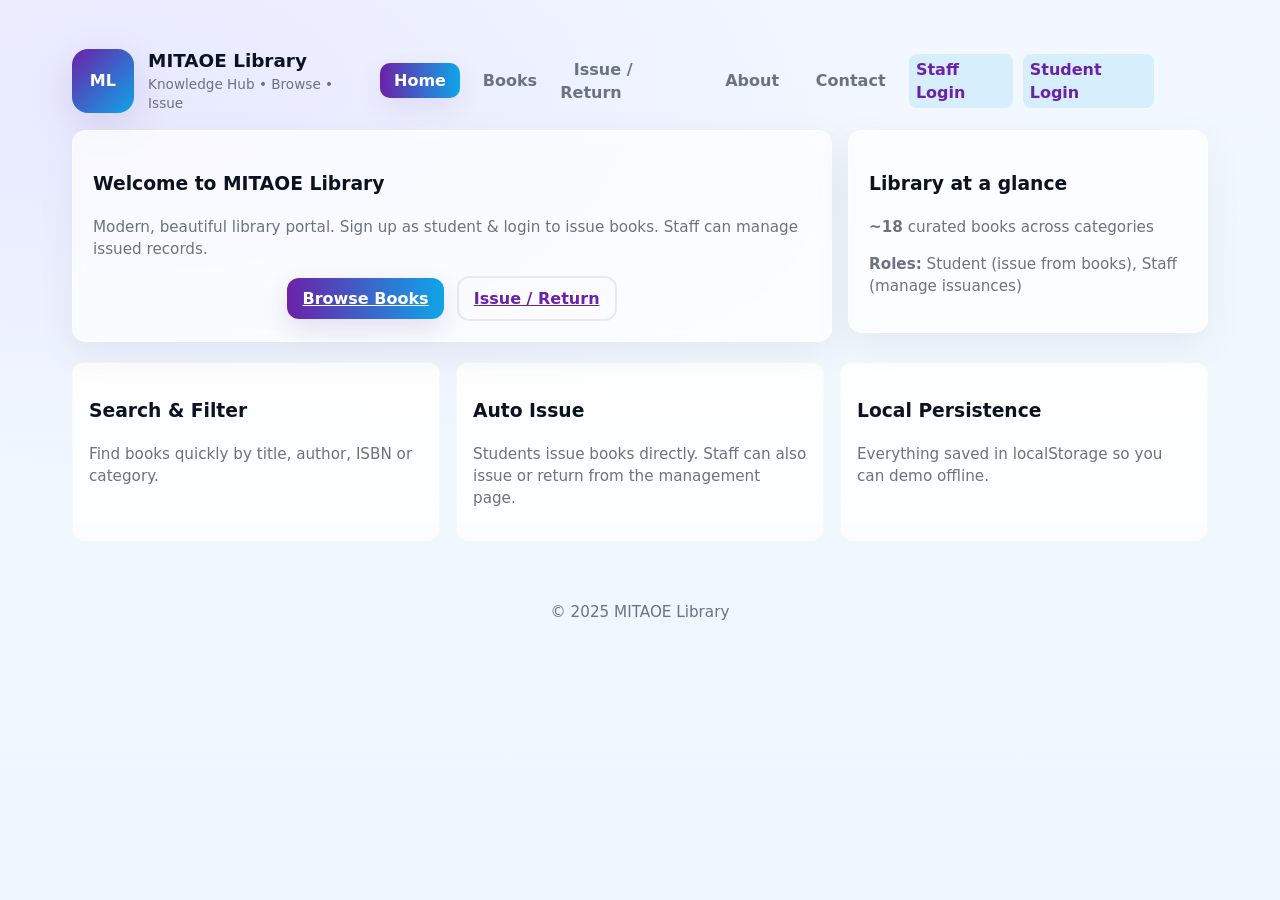
<file: index.html>
<!DOCTYPE html>
<html lang="en">
<head>
  <meta charset="utf-8" />
  <meta name="viewport" content="width=device-width,initial-scale=1" />
  <title>MITAOE Library — Home</title>
  <link rel="stylesheet" href="styles.css">
  <script defer src="scripts.js"></script>
</head>
<body>
  <div class="container">
    <header class="header" role="banner">
      <div class="brand">
        <div class="logo">ML</div>
        <div>
          <div class="site-title">MITAOE Library</div>
          <div class="site-sub">Knowledge Hub • Browse • Issue</div>
        </div>
      </div>

      <nav role="navigation">
        <ul>
          <li><a href="index.html" class="primary">Home</a></li>
          <li><a href="books.html">Books</a></li>
          <li><a href="issue.html">Issue / Return</a></li>
          <li><a href="about.html">About</a></li>
          <li><a href="contact.html">Contact</a></li>
          <li><a href="login.html" class="badge">Staff Login</a></li>
          <li><a href="student-login.html" class="badge">Student Login</a></li>
          <li id="student-info" style="margin-left:8px;color:var(--muted)"></li>
          <li id="staff-info" style="margin-left:8px;color:var(--muted)"></li>
          <li><button id="student-logout-btn" class="btn ghost" style="display:none">Student Logout</button></li>
          <li><button id="logout-btn" class="btn ghost" style="display:none">Staff Logout</button></li>
        </ul>
      </nav>
    </header>

    <main>
      <section class="hero">
        <article class="hero-card">
          <h1>Welcome to MITAOE Library</h1>
          <p class="kv">Modern, beautiful library portal. Sign up as student & login to issue books. Staff can manage issued records.</p>
          <div style="margin-top:1rem" class="center">
            <a class="btn" href="books.html">Browse Books</a>
            <a class="btn ghost" href="issue.html" style="margin-left:.8rem">Issue / Return</a>
          </div>
        </article>

        <aside class="hero-card">
          <h3>Library at a glance</h3>
          <p class="kv"><strong>~18</strong> curated books across categories</p>
          <p class="kv"><strong>Roles:</strong> Student (issue from books), Staff (manage issuances)</p>
        </aside>
      </section>

      <section class="features">
        <div class="feature">
          <h3>Search & Filter</h3>
          <p class="kv">Find books quickly by title, author, ISBN or category.</p>
        </div>
        <div class="feature">
          <h3>Auto Issue</h3>
          <p class="kv">Students issue books directly. Staff can also issue or return from the management page.</p>
        </div>
        <div class="feature">
          <h3>Local Persistence</h3>
          <p class="kv">Everything saved in localStorage so you can demo offline.</p>
        </div>
      </section>
    </main>

    <footer class="footer">© 2025 MITAOE Library</footer>
  </div>
</body>
</html>
</file>
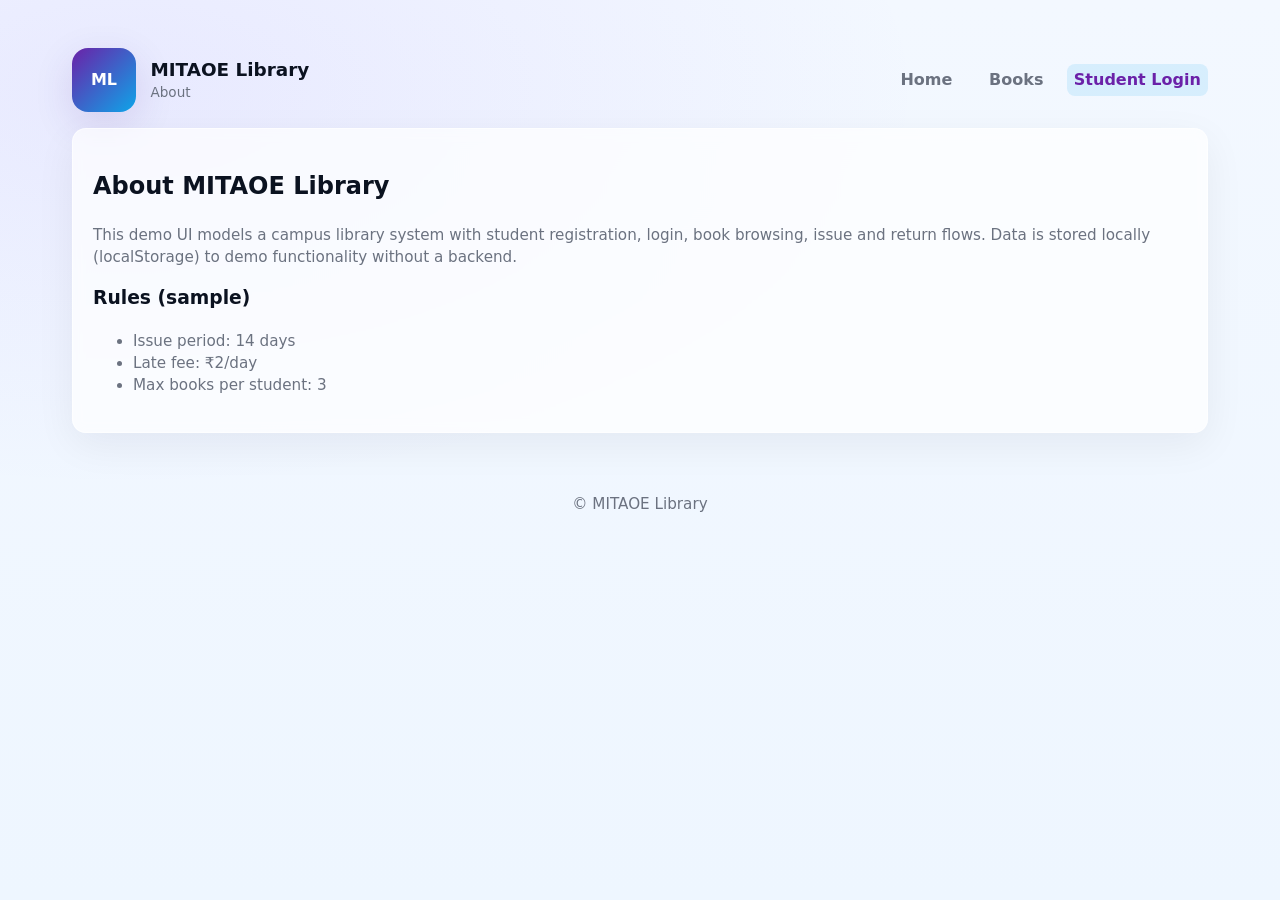
<file: about.html>
<!DOCTYPE html>
<html lang="en">
<head>
  <meta charset="utf-8"/>
  <meta name="viewport" content="width=device-width,initial-scale=1"/>
  <title>MITAOE Library — About</title>
  <link rel="stylesheet" href="styles.css">
  <script defer src="scripts.js"></script>
</head>
<body>
  <div class="container">
    <header class="header">
      <div class="brand"><div class="logo">ML</div><div><div class="site-title">MITAOE Library</div><div class="site-sub">About</div></div></div>
      <nav><ul><li><a href="index.html">Home</a></li><li><a href="books.html">Books</a></li><li><a href="student-login.html" class="badge">Student Login</a></li></ul></nav>
    </header>

    <main>
      <section class="hero-card">
        <h2>About MITAOE Library</h2>
        <p class="kv">This demo UI models a campus library system with student registration, login, book browsing, issue and return flows. Data is stored locally (localStorage) to demo functionality without a backend.</p>
        <h3 style="margin-top:1rem">Rules (sample)</h3>
        <ul>
          <li class="kv">Issue period: 14 days</li>
          <li class="kv">Late fee: ₹2/day</li>
          <li class="kv">Max books per student: 3</li>
        </ul>
      </section>
    </main>

    <footer class="footer">© MITAOE Library</footer>
  </div>
</body>
</html>
</file>
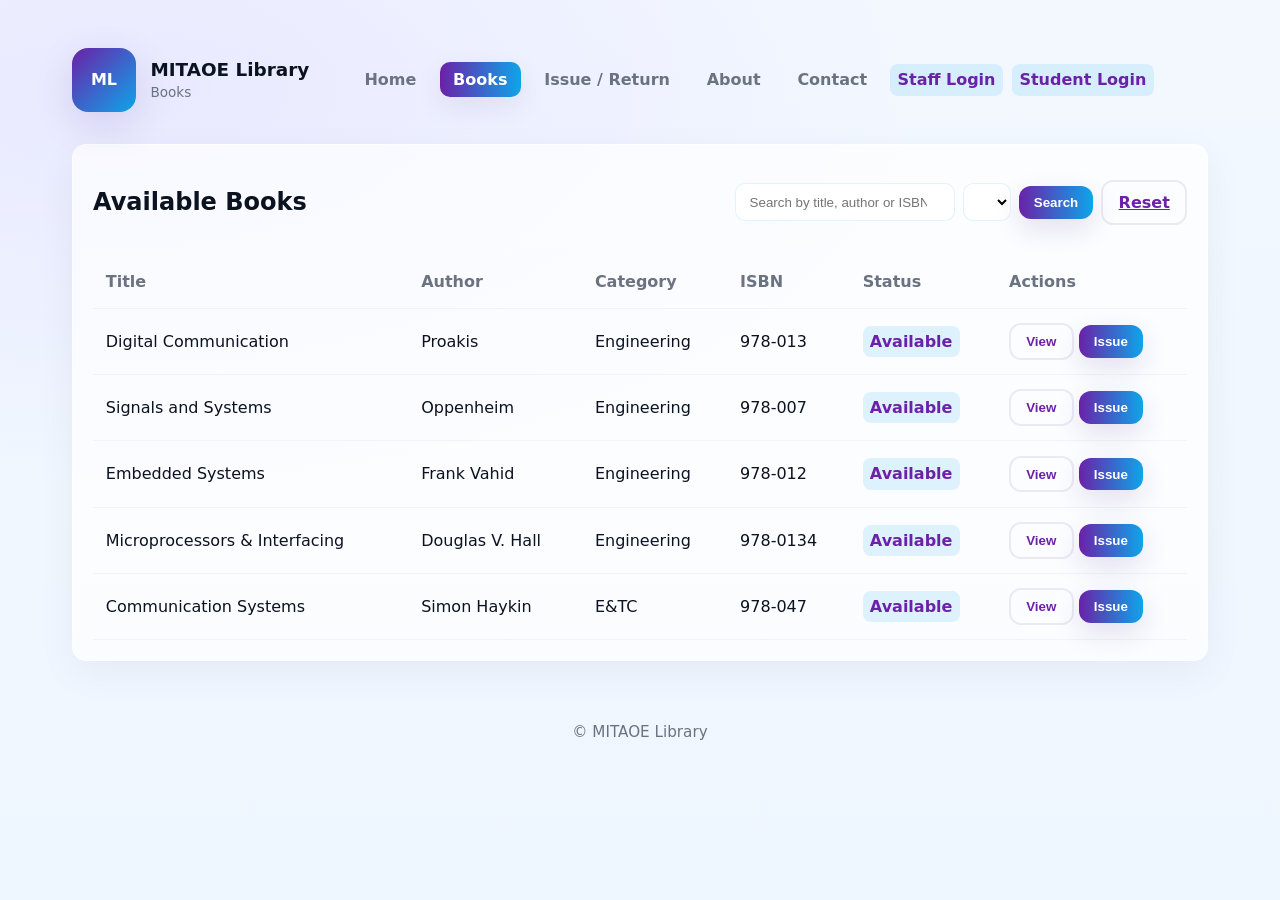
<file: books.html>
<!DOCTYPE html>
<html lang="en">
<head>
  <meta charset="utf-8"/>
  <meta name="viewport" content="width=device-width,initial-scale=1"/>
  <title>MITAOE Library — Books</title>
  <link rel="stylesheet" href="styles.css">
  <script defer src="scripts.js"></script>
</head>
<body>
  <div class="container">
    <header class="header">
      <div class="brand"><div class="logo">ML</div><div><div class="site-title">MITAOE Library</div><div class="site-sub">Books</div></div></div>
      <nav>
        <ul>
          <li><a href="index.html">Home</a></li>
          <li><a href="books.html" class="primary">Books</a></li>
          <li><a href="issue.html">Issue / Return</a></li>
          <li><a href="about.html">About</a></li>
          <li><a href="contact.html">Contact</a></li>
          <li class="nav-staff"><a href="login.html" class="badge">Staff Login</a></li>
          <li class="nav-student"><a href="student-login.html" class="badge">Student Login</a></li>
          <li id="student-info" style="margin-left:8px;color:var(--muted)"></li>
          <li id="staff-info" style="margin-left:8px;color:var(--muted)"></li>
          <li><button id="student-logout-btn" class="btn ghost" style="display:none">Student Logout</button></li>
          <li><button id="logout-btn" class="btn ghost" style="display:none">Staff Logout</button></li>
        </ul>
      </nav>
    </header>

    <main>
      <section class="table-card">
        <div style="display:flex;justify-content:space-between;align-items:center;gap:1rem;flex-wrap:wrap">
          <h2>Available Books</h2>
          <form id="search-form" style="display:flex;gap:.5rem;align-items:center">
            <input id="search-input" class="input" type="search" placeholder="Search by title, author or ISBN">
            <select id="category-select" class="select"></select>
            <button class="btn" type="submit">Search</button>
            <a class="btn ghost" href="books.html">Reset</a>
          </form>
        </div>

        <table class="table" role="table">
          <thead>
            <tr><th>Title</th><th>Author</th><th>Category</th><th>ISBN</th><th>Status</th><th>Actions</th></tr>
          </thead>
          <tbody id="books-tbody"></tbody>
        </table>
      </section>

      <!-- tiny CTA for logged-in students to go to dashboard (student-only) -->
      <section class="small student-only" style="margin-top:1rem">
        <div class="hero-card">
          <p class="kv">Want to manage your issued books? <a href="student-dashboard.html" style="color:var(--accent1);font-weight:700">Open My Dashboard</a></p>
        </div>
      </section>
    </main>

    <footer class="footer">© MITAOE Library</footer>
  </div>
</body>
</html>
</file>
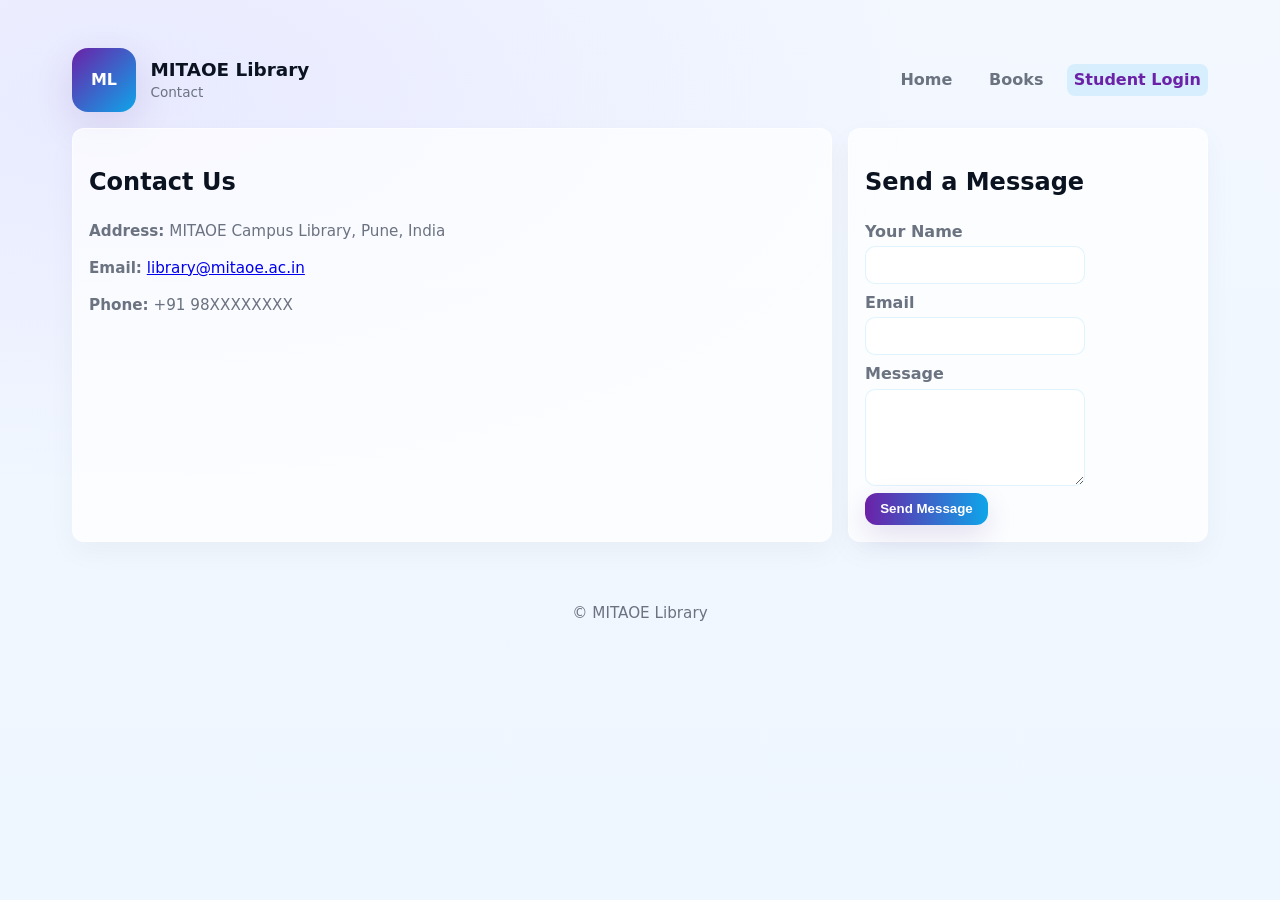
<file: contact.html>
<!DOCTYPE html>
<html lang="en">
<head>
  <meta charset="utf-8"/>
  <meta name="viewport" content="width=device-width,initial-scale=1"/>
  <title>MITAOE Library — Contact</title>
  <link rel="stylesheet" href="styles.css">
  <script defer src="scripts.js"></script>
</head>
<body>
  <div class="container">
    <header class="header">
      <div class="brand"><div class="logo">ML</div><div><div class="site-title">MITAOE Library</div><div class="site-sub">Contact</div></div></div>
      <nav><ul><li><a href="index.html">Home</a></li><li><a href="books.html">Books</a></li><li><a href="student-login.html" class="badge">Student Login</a></li></ul></nav>
    </header>

    <main>
      <section class="row">
        <div class="form">
          <h2>Contact Us</h2>
          <p class="kv"><strong>Address:</strong> MITAOE Campus Library, Pune, India</p>
          <p class="kv"><strong>Email:</strong> <a href="mailto:library@mitaoe.ac.in">library@mitaoe.ac.in</a></p>
          <p class="kv"><strong>Phone:</strong> +91 98XXXXXXXX</p>
        </div>

        <div class="form">
          <h2>Send a Message</h2>
          <form>
            <label for="name">Your Name</label>
            <input id="name" class="input" type="text">

            <label for="email">Email</label>
            <input id="email" class="input" type="email">

            <label for="message">Message</label>
            <textarea id="message" class="input" rows="5"></textarea>

            <button class="btn" type="submit">Send Message</button>
          </form>
        </div>
      </section>
    </main>

    <footer class="footer">© MITAOE Library</footer>
  </div>
</body>
</html>
</file>
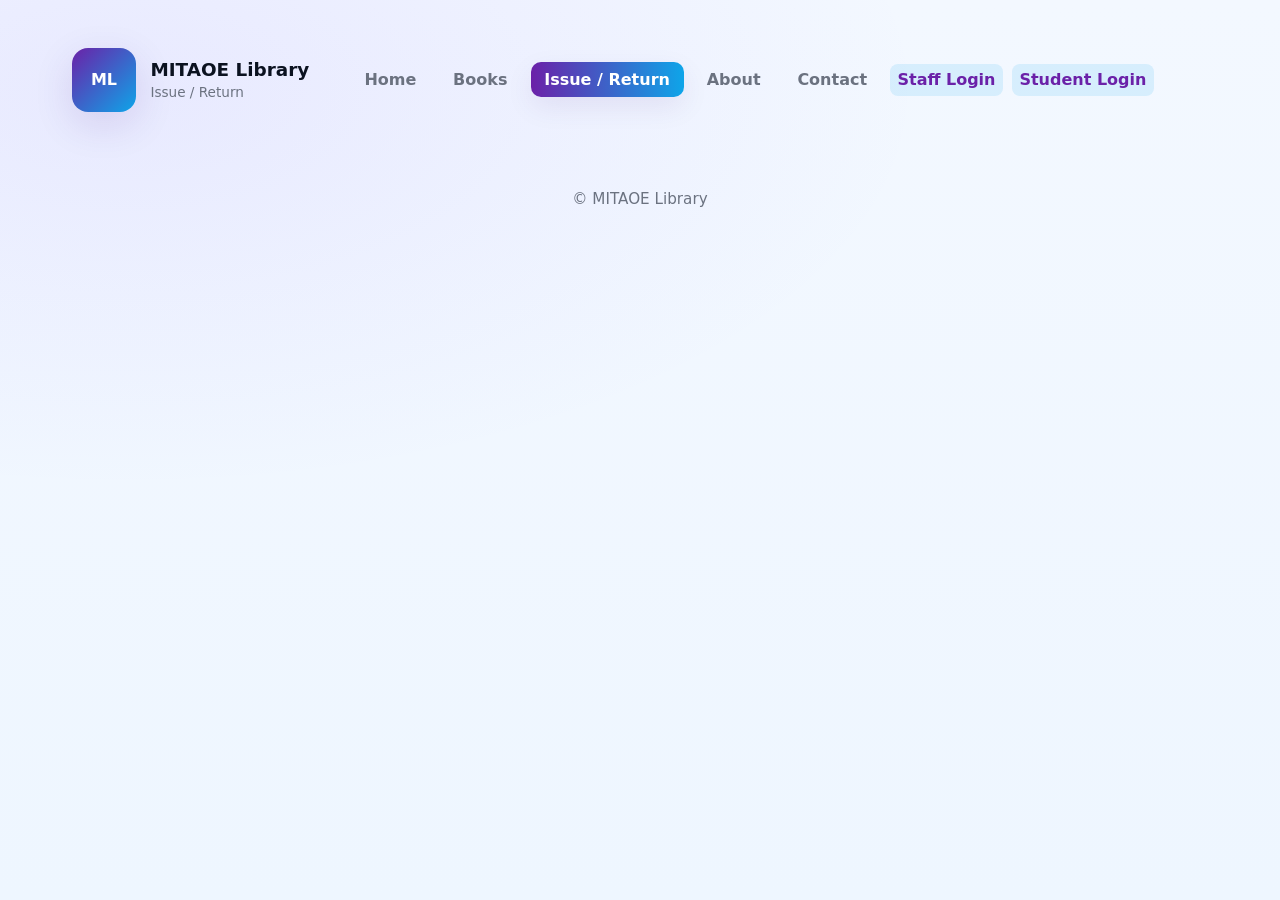
<file: issue.html>
<!DOCTYPE html>
<html lang="en">
<head>
  <meta charset="utf-8"/>
  <meta name="viewport" content="width=device-width,initial-scale=1"/>
  <title>MITAOE Library — Issue / Return</title>
  <link rel="stylesheet" href="styles.css">
  <script defer src="scripts.js"></script>
</head>

<body>
  <div class="container">

    <!-- HEADER & NAVBAR -->
    <header class="header">
      <div class="brand">
        <div class="logo">ML</div>
        <div>
          <div class="site-title">MITAOE Library</div>
          <div class="site-sub">Issue / Return</div>
        </div>
      </div>

      <nav>
        <ul>
          <li><a href="index.html">Home</a></li>
          <li><a href="books.html">Books</a></li>
          <li><a href="issue.html" class="primary">Issue / Return</a></li>
          <li><a href="about.html">About</a></li>
          <li><a href="contact.html">Contact</a></li>

          <!-- Staff Login Link -->
          <li class="nav-staff"><a href="login.html" class="badge">Staff Login</a></li>

          <!-- Student Login Link -->
          <li class="nav-student"><a href="student-login.html" class="badge">Student Login</a></li>

          <!-- Logged-in info -->
          <li id="student-info" style="margin-left:8px;color:var(--muted)"></li>
          <li id="staff-info" style="margin-left:8px;color:var(--muted)"></li>

          <!-- Logout Buttons -->
          <li>
            <button id="student-logout-btn" class="btn ghost" style="display:none;">
              Student Logout
            </button>
          </li>

          <li>
            <button id="logout-btn" class="btn ghost" style="display:none;">
              Staff Logout
            </button>
          </li>
        </ul>
      </nav>
    </header>

    <!-- MAIN CONTENT -->
    <main>

      <!-- ===================== STAFF ONLY SECTION ===================== -->
      <section class="row staff-only" style="margin-top:1rem;">
        
        <!-- Staff Issue Form -->
        <div class="form">
          <h2>Issue a Book (Staff)</h2>
          <form id="issue-form">

            <label for="f-student-id">Student ID</label>
            <input id="f-student-id" class="input" type="text" placeholder="202402070019" required>

            <label for="f-student-name">Student Name</label>
            <input id="f-student-name" class="input" type="text" placeholder="Full Name" required>

            <label for="f-book-isbn">Book ISBN or Book ID</label>
            <input id="f-book-isbn" class="input" type="text" placeholder="978-013 or B001" required>
            
            <button class="btn" type="submit">Issue Book (Staff)</button>
          </form>
        </div>

        <!-- Staff Return Form -->
        <div class="form">
          <h2>Return a Book (Staff)</h2>
          <form id="return-form">

            <label for="r-student-id">Student ID</label>
            <input id="r-student-id" class="input" type="text" placeholder="202402070019">

            <label for="r-book-isbn">Book ISBN or Book ID</label>
            <input id="r-book-isbn" class="input" type="text" placeholder="978-013 or B001">

            <button class="btn ghost" type="submit">Return Book (Staff)</button>
          </form>
        </div>
      </section>

      <!-- STAFF ISSUED BOOKS TABLE -->
      <section class="table-card staff-only" style="margin-top:1rem;">
        <h3>Issued Books (Staff View)</h3>
        <table class="table">
          <thead>
            <tr>
              <th>Book ID</th>
              <th>Title</th>
              <th>Student ID</th>
              <th>Student Name</th>
              <th>Issue Date</th>
              <th>Action</th>
            </tr>
          </thead>
          <tbody id="issued-tbody"></tbody>
        </table>
      </section>

      <!-- STAFF RETURN REQUESTS -->
      <section class="table-card staff-only" style="margin-top:1rem;">
        <h3>Pending Return Requests</h3>
        <table class="table">
          <thead>
            <tr>
              <th>Book ID</th>
              <th>Title</th>
              <th>Student ID</th>
              <th>Student Name</th>
              <th>Request Date</th>
              <th>Action</th>
            </tr>
          </thead>
          <tbody id="return-requests-tbody"></tbody>
        </table>
      </section>

      <!-- ===================== STUDENT ONLY SECTION ===================== -->
      <section class="table-card student-only" style="margin-top:1rem;">
        <h3>Your Issued Books</h3>
        <p class="small">Request a return from here. Staff will process your request.</p>

        <table class="table">
          <thead>
            <tr>
              <th>Book ID</th>
              <th>Title</th>
              <th>Issue Date</th>
              <th>Action</th>
            </tr>
          </thead>
          <tbody id="student-issued-tbody"></tbody>
        </table>
      </section>

    </main>

    <footer class="footer">© MITAOE Library</footer>

  </div>
</body>
</html>
</file>
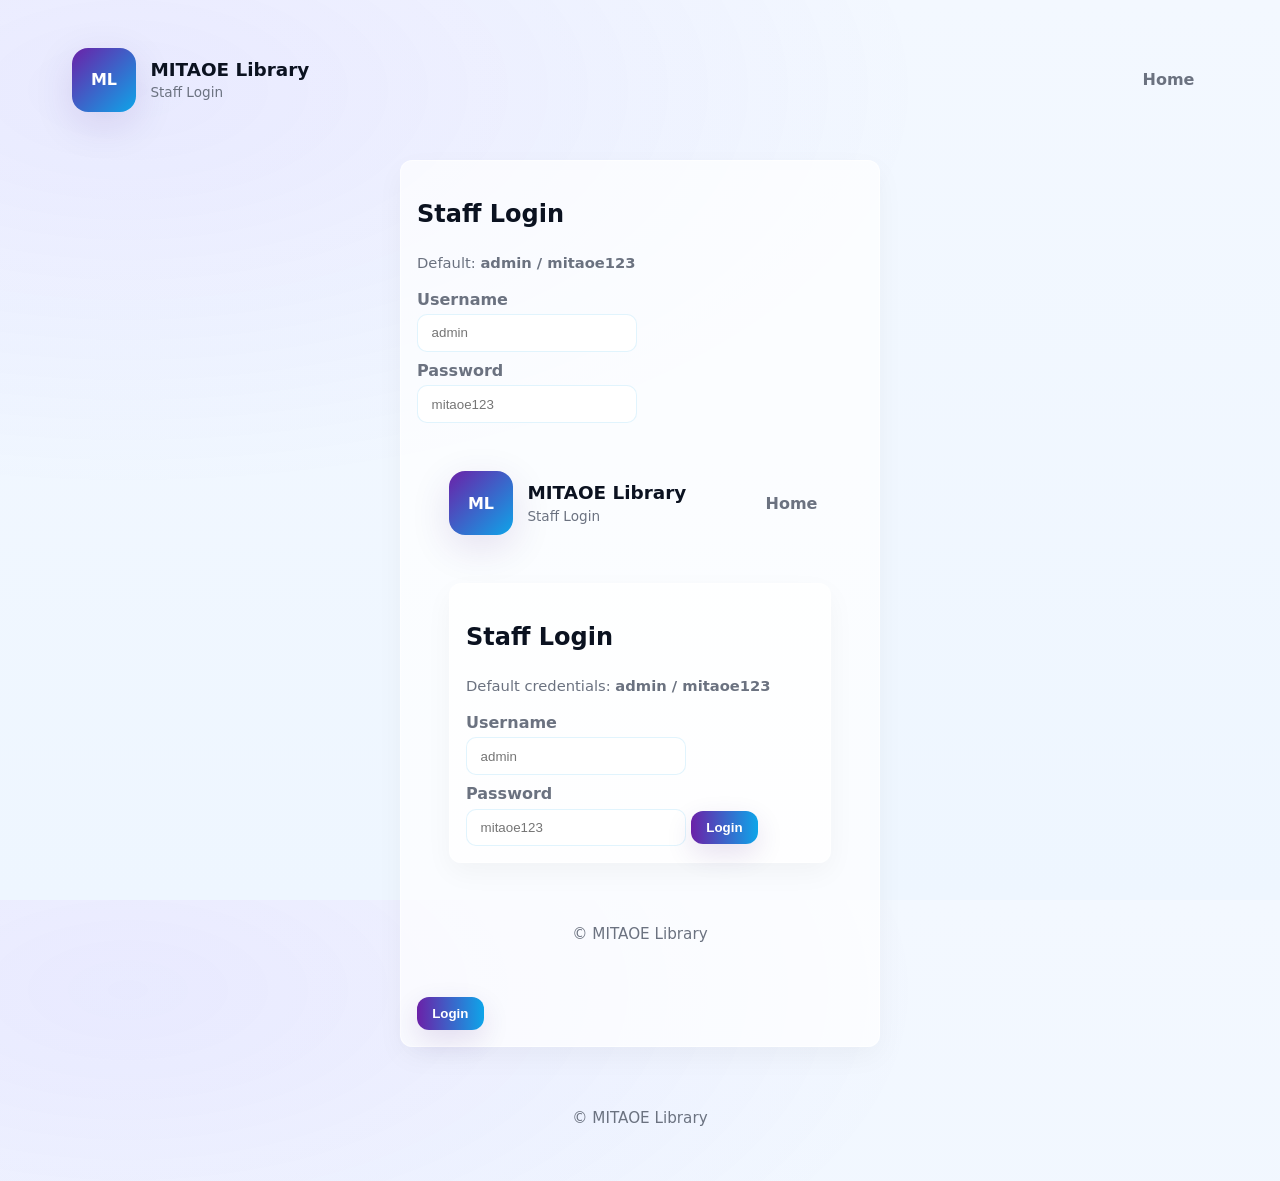
<file: login.html>
<!DOCTYPE html>
<html lang="en">
<head>
  <meta charset="utf-8"/>
  <meta name="viewport" content="width=device-width,initial-scale=1"/>
  <title>MITAOE Library — Staff Login</title>
  <link rel="stylesheet" href="styles.css">
  <script defer src="scripts.js"></script>
</head>
<body>
  <div class="container">
    <header class="header">
      <div class="brand"><div class="logo">ML</div><div><div class="site-title">MITAOE Library</div><div class="site-sub">Staff Login</div></div></div>
      <nav><ul><li><a href="index.html">Home</a></li></ul></nav>
    </header>

    <main>
      <section class="form" style="max-width:480px;margin:2rem auto">
        <h2>Staff Login</h2>
        <p class="small">Default: <strong>admin / mitaoe123</strong></p>
        <form id="login-form">
          <label for="login-username">Username</label>
          <input id="login-username" class="input" type="text" placeholder="admin" required>

          <label for="login-password">Password</label>
          <input id="login-password" class="input" type="password" placeholder="mitaoe123" required>

      <!DOCTYPE html>
<html lang="en">
<head>
  <meta charset="utf-8"/>
  <meta name="viewport" content="width=device-width,initial-scale=1"/>
  <title>MITAOE Library — Staff Login</title>
  <link rel="stylesheet" href="styles.css">
  <script defer src="scripts.js"></script>
</head>
<body>
  <div class="container">
    <header class="header">
      <div class="brand">
        <div class="logo">ML</div>
        <div>
          <div class="site-title">MITAOE Library</div>
          <div class="site-sub">Staff Login</div>
        </div>
      </div>
      <nav>
        <ul>
          <li><a href="index.html">Home</a></li>
        </ul>
      </nav>
    </header>

    <main>
      <section class="form" style="max-width:480px;margin:2rem auto">
        <h2>Staff Login</h2>
        <p class="small">Default credentials: <strong>admin / mitaoe123</strong></p>
        <form id="login-form">
          <label for="login-username">Username</label>
          <input id="login-username" class="input" type="text" placeholder="admin" required>

          <label for="login-password">Password</label>
          <input id="login-password" class="input" type="password" placeholder="mitaoe123" required>

          <button class="btn" type="submit">Login</button>
        </form>
      </section>
    </main>

    <footer class="footer">© MITAOE Library</footer>
  </div>
</body>
</html>
    <button class="btn" type="submit">Login</button>
        </form>
      </section>
    </main>

    <footer class="footer">© MITAOE Library</footer>
  </div>
</body>
</html>
</file>
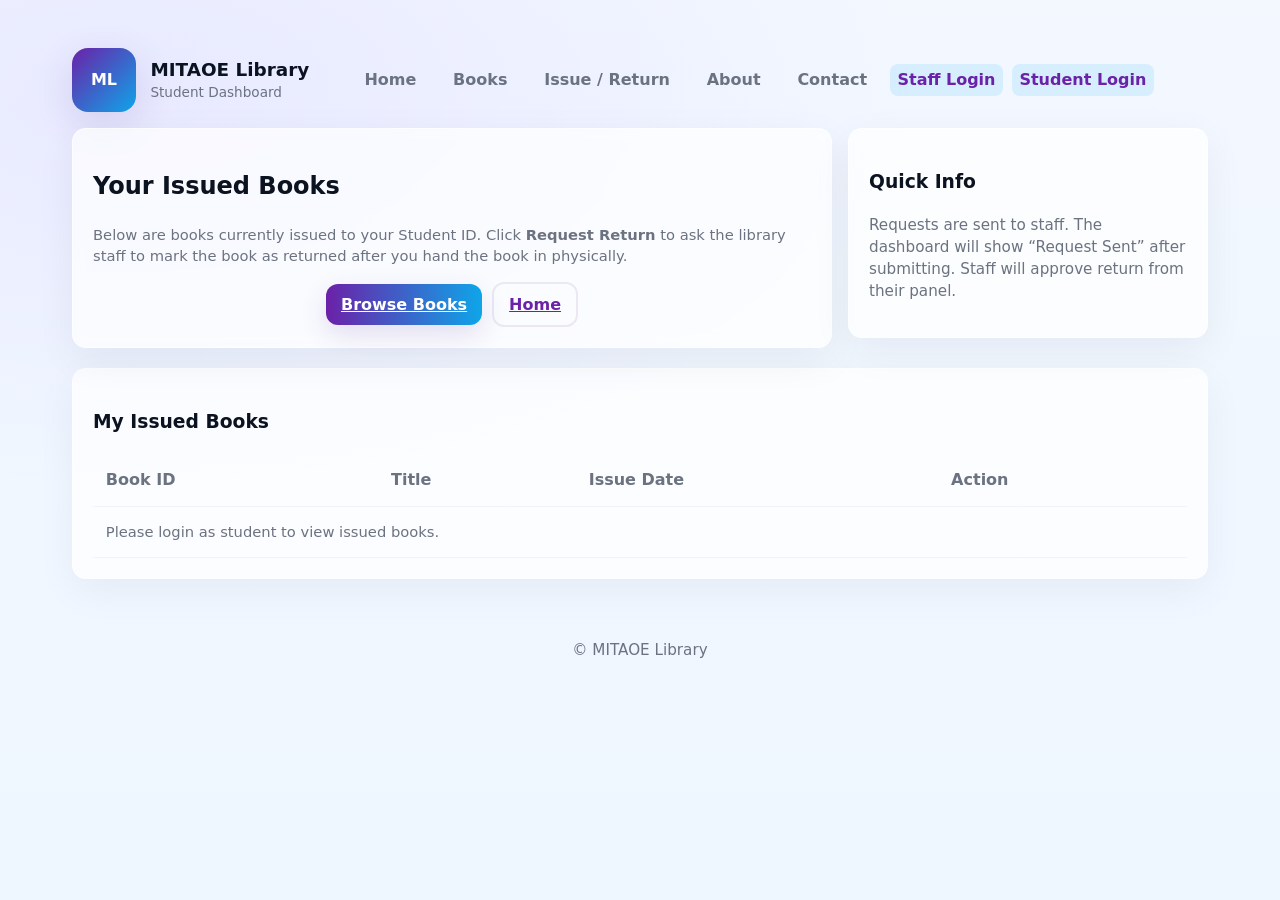
<file: student-dashboard.html>
<!DOCTYPE html>
<html lang="en">
<head>
  <meta charset="utf-8"/>
  <meta name="viewport" content="width=device-width,initial-scale=1"/>
  <title>MITAOE Library — My Dashboard</title>
  <link rel="stylesheet" href="styles.css">
  <script defer src="scripts.js"></script>
</head>
<body>
  <div class="container">
    <!-- Header - keep old navbar layout but classes control visibility -->
    <header class="header">
      <div class="brand"><div class="logo">ML</div><div><div class="site-title">MITAOE Library</div><div class="site-sub">Student Dashboard</div></div></div>
      <nav>
        <ul>
          <li><a href="index.html">Home</a></li>
          <li><a href="books.html">Books</a></li>
          <li><a href="issue.html">Issue / Return</a></li>
          <li><a href="about.html">About</a></li>
          <li><a href="contact.html">Contact</a></li>
          <li class="nav-staff"><a href="login.html" class="badge">Staff Login</a></li>
          <li class="nav-student"><a href="student-login.html" class="badge">Student Login</a></li>
          <li id="student-info" style="margin-left:8px;color:var(--muted)"></li>
          <li id="staff-info" style="margin-left:8px;color:var(--muted)"></li>
          <li><button id="student-logout-btn" class="btn ghost" style="display:none">Student Logout</button></li>
          <li><button id="logout-btn" class="btn ghost" style="display:none">Staff Logout</button></li>
        </ul>
      </nav>
    </header>

    <main>
      <section class="hero">
        <article class="hero-card">
          <h2>Your Issued Books</h2>
          <p class="small">Below are books currently issued to your Student ID. Click <strong>Request Return</strong> to ask the library staff to mark the book as returned after you hand the book in physically.</p>
          <div style="margin-top:1rem" class="center">
            <a class="btn" href="books.html">Browse Books</a>
            <a class="btn ghost" href="index.html" style="margin-left:.6rem">Home</a>
          </div>
        </article>

        <aside class="hero-card">
          <h3>Quick Info</h3>
          <p class="kv">Requests are sent to staff. The dashboard will show “Request Sent” after submitting. Staff will approve return from their panel.</p>
        </aside>
      </section>

      <section class="table-card" aria-labelledby="my-issued">
        <h3 id="my-issued">My Issued Books</h3>
        <table class="table">
          <thead><tr><th>Book ID</th><th>Title</th><th>Issue Date</th><th>Action</th></tr></thead>
          <tbody id="student-issued-tbody"></tbody>
        </table>
      </section>
    </main>

    <footer class="footer">© MITAOE Library</footer>
  </div>
</body>
</html>
</file>
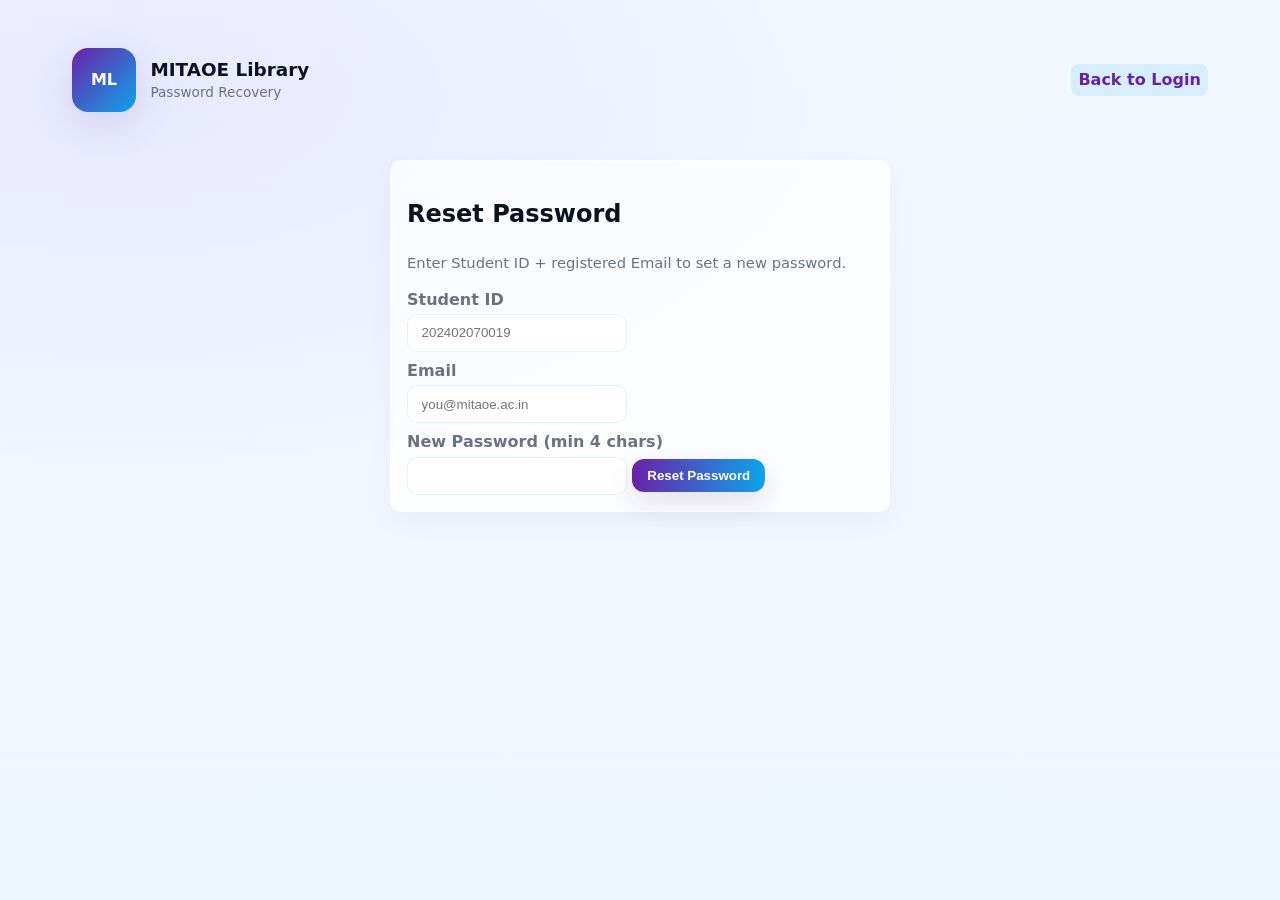
<file: student-forgot.html>
<!DOCTYPE html>
<html lang="en">
<head>
  <meta charset="utf-8"/>
  <meta name="viewport" content="width=device-width,initial-scale=1"/>
  <title>MITAOE Library — Reset Password</title>
  <link rel="stylesheet" href="styles.css">
  <script defer src="scripts.js"></script>
</head>
<body>
  <div class="container">
    <header class="header">
      <div class="brand"><div class="logo">ML</div><div><div class="site-title">MITAOE Library</div><div class="site-sub">Password Recovery</div></div></div>
      <nav><ul><li><a href="student-login.html" class="badge">Back to Login</a></li></ul></nav>
    </header>

    <main>
      <section class="form" style="max-width:500px;margin:2rem auto">
        <h2>Reset Password</h2>
        <p class="small">Enter Student ID + registered Email to set a new password.</p>
        <form id="student-forgot-form">
          <label for="fp-id">Student ID</label>
          <input id="fp-id" class="input" type="text" placeholder="202402070019" required>

          <label for="fp-email">Email</label>
          <input id="fp-email" class="input" type="email" placeholder="you@mitaoe.ac.in" required>

          <label for="fp-pass">New Password (min 4 chars)</label>
          <input id="fp-pass" class="input" type="password" required>

          <button class="btn" type="submit">Reset Password</button>
        </form>
      </section>
    </main>
  </div>
</body>
</html>
</file>
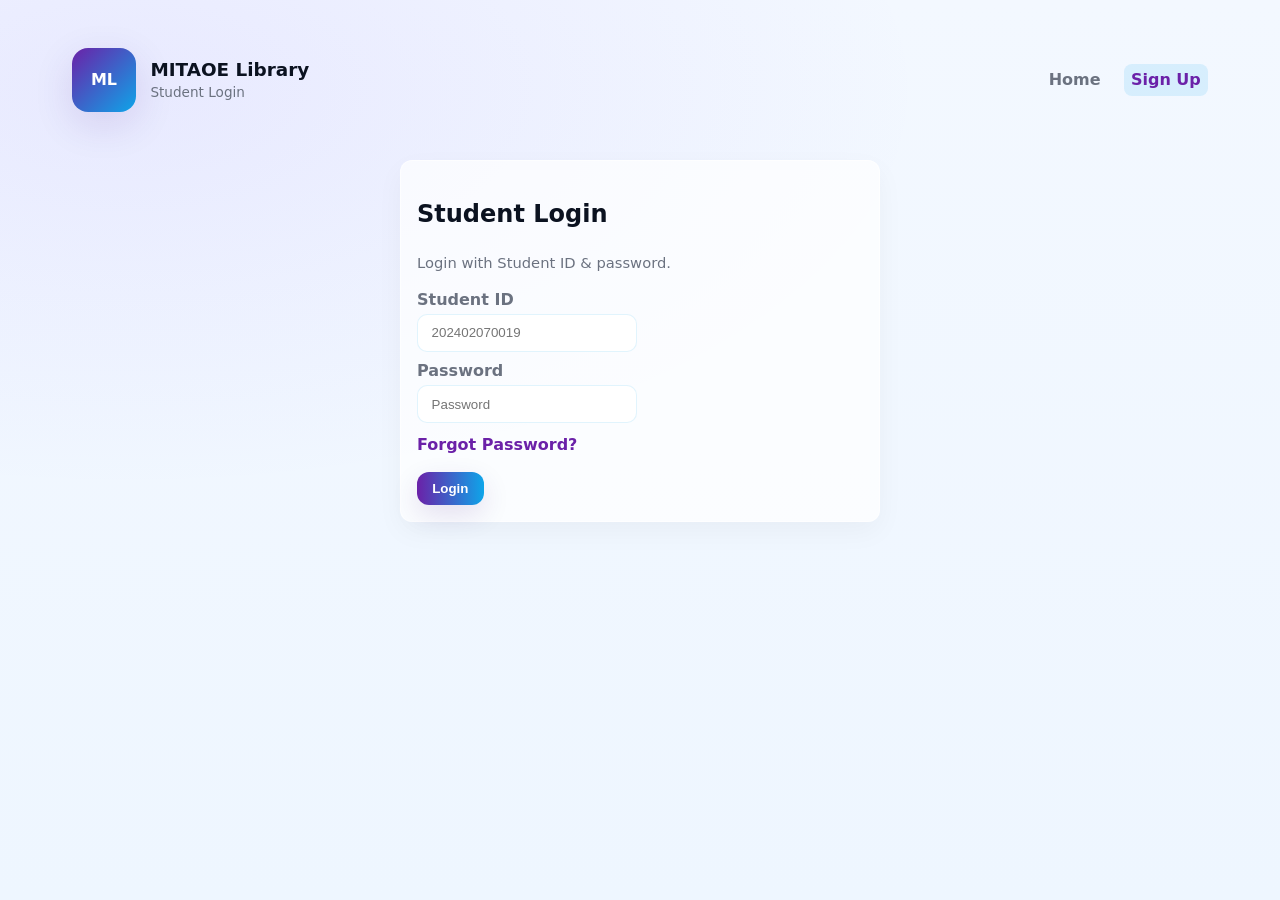
<file: student-login.html>
<!DOCTYPE html>
<html lang="en">
<head>
  <meta charset="utf-8"/>
  <meta name="viewport" content="width=device-width,initial-scale=1"/>
  <title>MITAOE Library — Student Login</title>
  <link rel="stylesheet" href="styles.css">
  <script defer src="scripts.js"></script>
</head>
<body>
  <div class="container">
    <header class="header">
      <div class="brand"><div class="logo">ML</div><div><div class="site-title">MITAOE Library</div><div class="site-sub">Student Login</div></div></div>
      <nav><ul><li><a href="index.html">Home</a></li><li><a href="student-signup.html" class="badge">Sign Up</a></li></ul></nav>
    </header>

    <main>
      <section class="form" style="max-width:480px;margin:2rem auto">
        <h2>Student Login</h2>
        <p class="small">Login with Student ID & password.</p>
        <form id="student-login-form">
          <label for="login-stud-id">Student ID</label>
          <input id="login-stud-id" class="input" type="text" placeholder="202402070019" required>

          <label for="login-stud-pass">Password</label>
          <input id="login-stud-pass" class="input" type="password" placeholder="Password" required>

          <p style="margin-top:10px;">
            <a href="student-forgot.html" style="color:#6b21a8;font-weight:700;text-decoration:none;">Forgot Password?</a>
          </p>

          <button class="btn" type="submit">Login</button>
        </form>
      </section>
    </main>
  </div>
</body>
</html>
</file>
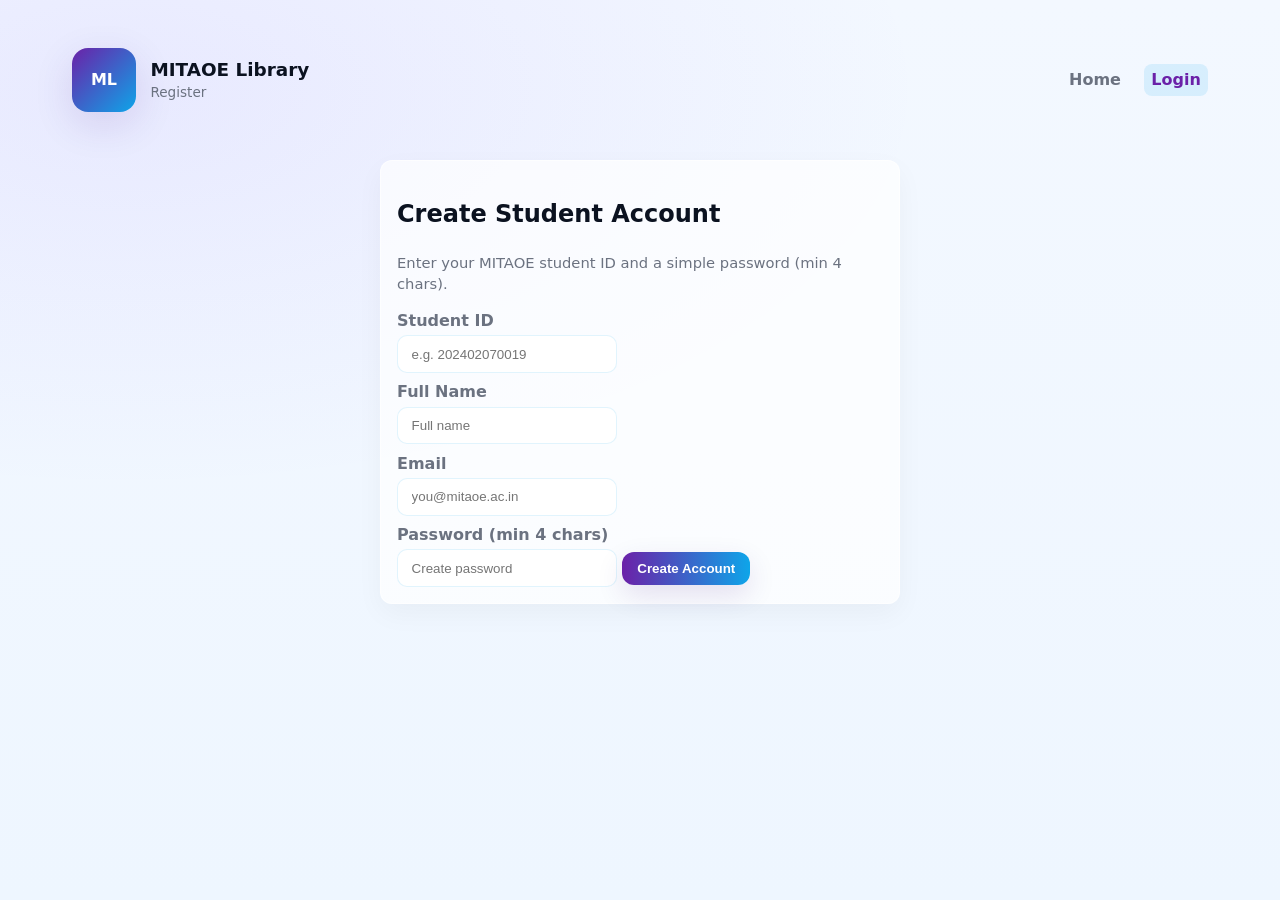
<file: student-signup.html>
<!DOCTYPE html>
<html lang="en">
<head>
  <meta charset="utf-8"/>
  <meta name="viewport" content="width=device-width,initial-scale=1"/>
  <title>MITAOE Library — Student Sign Up</title>
  <link rel="stylesheet" href="styles.css">
  <script defer src="scripts.js"></script>
</head>
<body>
  <div class="container">
    <header class="header">
      <div class="brand"><div class="logo">ML</div><div><div class="site-title">MITAOE Library</div><div class="site-sub">Register</div></div></div>
      <nav><ul><li><a href="index.html">Home</a></li><li><a href="student-login.html" class="badge">Login</a></li></ul></nav>
    </header>

    <main>
      <section class="form" style="max-width:520px;margin:2rem auto">
        <h2>Create Student Account</h2>
        <p class="small">Enter your MITAOE student ID and a simple password (min 4 chars).</p>
        <form id="student-signup-form">
          <label for="signup-stud-id">Student ID</label>
          <input id="signup-stud-id" class="input" type="text" placeholder="e.g. 202402070019" required>

          <label for="signup-stud-name">Full Name</label>
          <input id="signup-stud-name" class="input" type="text" placeholder="Full name" required>

          <label for="signup-stud-email">Email</label>
          <input id="signup-stud-email" class="input" type="email" placeholder="you@mitaoe.ac.in" required>

          <label for="signup-stud-pass">Password (min 4 chars)</label>
          <input id="signup-stud-pass" class="input" type="password" placeholder="Create password" required>

          <button class="btn" type="submit">Create Account</button>
        </form>
      </section>
    </main>
  </div>
</body>
</html>
</file>
<file: styles.css>
:root{
  --bg1: #eef4ff;
  --accent1: #6b21a8;
  --accent2: #0ea5e9;
  --card: rgba(255,255,255,0.70);
  --glass: rgba(255,255,255,0.5);
  --muted: #6b7280;
  --text: #0b1220;
  --radius: 14px;
  --maxw: 1200px;
  font-family: Inter, ui-sans-serif, system-ui, -apple-system, "Segoe UI", Roboto, "Helvetica Neue", Arial;
}

*{box-sizing:border-box}
html,body{height:100%}
body{
  margin:0;
  background:
    radial-gradient(800px 400px at 10% 10%, rgba(110,64,255,0.08), transparent),
    linear-gradient(180deg,#f3f8ff 0%, #eef6ff 100%);
  color:var(--text);
  -webkit-font-smoothing:antialiased;
  -moz-osx-font-smoothing:grayscale;
  line-height:1.45;
}

/* layout container */
.container{max-width:var(--maxw);margin:0 auto;padding:2rem;}

/* header */
.header{display:flex;justify-content:space-between;align-items:center;gap:1rem;padding:1rem 0}
.brand{display:flex;align-items:center;gap:0.9rem}
.logo{
  width:64px;height:64px;border-radius:16px;display:grid;place-items:center;color:white;font-weight:800;
  background: linear-gradient(135deg,var(--accent1),var(--accent2));
  box-shadow:0 12px 40px rgba(59,7,120,0.12);
}
.site-title{font-size:1.15rem;font-weight:800}
.site-sub{color:var(--muted);font-size:.85rem}

/* nav */
nav ul{display:flex;gap:0.6rem;align-items:center;list-style:none;padding:0;margin:0}
nav a{padding:.5rem .85rem;border-radius:10px;text-decoration:none;color:var(--muted);font-weight:700}
nav a.primary{background:linear-gradient(90deg,var(--accent1),var(--accent2));color:#fff;box-shadow:0 10px 28px rgba(59,7,120,0.08)}
nav a:hover{transform:translateY(-3px);transition:all .16s}

/* hero/card */
.hero{display:grid;grid-template-columns:1fr;gap:1rem;align-items:start;margin-bottom:1.25rem}
.hero-card{background:var(--card);backdrop-filter: blur(6px);border-radius:var(--radius);padding:1.25rem;border:1px solid rgba(255,255,255,0.6);box-shadow:0 12px 40px rgba(12,18,36,0.06)}

/* features */
.features{display:grid;grid-template-columns:repeat(auto-fit,minmax(220px,1fr));gap:1rem;margin-top:1rem}
.feature{padding:1rem;border-radius:12px;background:linear-gradient(180deg, rgba(255,255,255,0.92), rgba(255,255,255,0.77));border:1px solid rgba(15,23,42,0.02);transition:transform .18s}
.feature:hover{transform:translateY(-6px)}

/* table-card */
.table-card{background:var(--card);padding:1.25rem;border-radius:14px;border:1px solid rgba(255,255,255,0.6);box-shadow:0 12px 40px rgba(12,18,36,0.05);margin-top:1rem}
.controls{display:flex;gap:.5rem;flex-wrap:wrap;align-items:center}
.input{padding:.65rem .85rem;border-radius:10px;border:1px solid rgba(14,165,233,0.12);background:#fff;min-width:220px}
.select{padding:.6rem .8rem;border-radius:10px;border:1px solid rgba(14,165,233,0.12);background:#fff}
.btn{padding:.55rem .95rem;border-radius:12px;border:none;font-weight:800;color:white;background:linear-gradient(90deg,var(--accent1),var(--accent2));cursor:pointer;box-shadow:0 10px 28px rgba(59,7,120,0.12)}
.btn.ghost{background:transparent;color:var(--accent1);border:2px solid rgba(59,7,120,0.08);box-shadow:none}

/* table */
.table{width:100%;border-collapse:collapse;margin-top:1rem}
.table th,.table td{padding:.9rem .8rem;text-align:left;border-bottom:1px solid rgba(12,18,36,0.04)}
.table th{color:var(--muted);font-weight:700}
.badge{display:inline-block;padding:.25rem .45rem;border-radius:8px;background:rgba(14,165,233,0.12);color:var(--accent1);font-weight:800}

/* form */
.form{padding:1rem;border-radius:12px;background:var(--card);border:1px solid rgba(255,255,255,0.6);box-shadow:0 10px 28px rgba(12,18,36,0.04)}
.form label{display:block;margin:.45rem 0 .2rem;color:var(--muted);font-weight:700}
.row{display:grid;gap:1rem}
@media(min-width:900px){.row{grid-template-columns:1fr 360px} .hero{grid-template-columns:1fr 360px}}

/* footer */
.footer{margin-top:2.5rem;padding:1.25rem 0;text-align:center;color:var(--muted);font-size:.95rem}

/* helpers */
.kv{color:var(--muted);font-size:.95rem}
.center{display:flex;align-items:center;justify-content:center}
.small{font-size:.92rem;color:var(--muted)}
</file>
